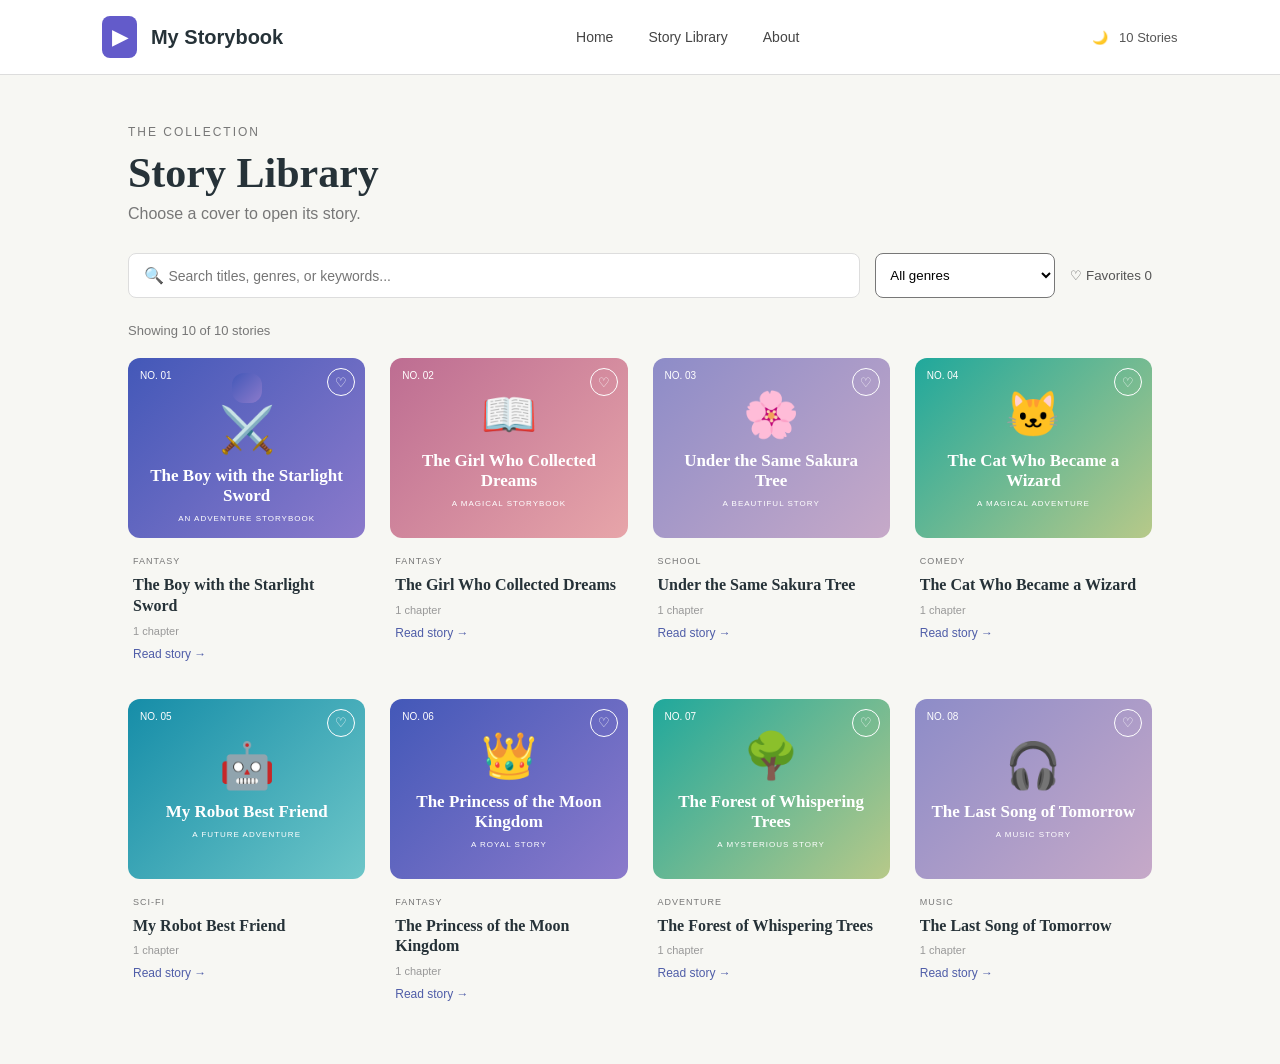
<file: index.html>
<!DOCTYPE html>
<html lang="en">
<head>
    <meta charset="UTF-8">
    <meta name="viewport" content="width=device-width, initial-scale=1.0">

    <title>My Storybook</title>

    <link rel="stylesheet" href="style.css">
</head>

<body>

    <!-- NAVIGATION BAR -->
    <nav class="navbar">

        <div class="logo">
            <span>▶</span>
            My Storybook
        </div>

        <div class="nav-links">
            <a href="#">Home</a>
            <a href="#">Story Library</a>
            <a href="#">About</a>
        </div>

        <div class="stories-count">
            🌙 &nbsp; 10 Stories
        </div>

    </nav>


    <!-- MAIN CONTENT -->
    <main class="container">

        <p class="small-title">THE COLLECTION</p>

        <h1>Story Library</h1>

        <p class="description">
            Choose a cover to open its story.
        </p>


        <!-- SEARCH AND FILTER -->
        <div class="controls">

            <div class="search">
                🔍
                <input 
                    type="text" 
                    placeholder="Search titles, genres, or keywords..."
                >
            </div>

            <select>
                <option>All genres</option>
                <option>Fantasy</option>
                <option>Adventure</option>
                <option>Comedy</option>
                <option>Sci-Fi</option>
                <option>Romance</option>
            </select>

            <button class="favorite-filter">
                ♡ Favorites 0
            </button>

        </div>


        <p class="showing">
            Showing 10 of 10 stories
        </p>


        <!-- STORY CARDS -->
        <div class="story-grid">


            <!-- STORY 1 -->
            <div class="story-card">

                <div class="cover blue">

                    <a href="story1.html" class="cover blue story-cover-link"></a>

                    <span class="number">NO. 01</span>

                    <button class="heart">♡</button>

                    <div class="icon">⚔️</div>

                    <h2>The Boy with the Starlight Sword</h2>

                    <p>AN ADVENTURE STORYBOOK</p>

                </div>

                <div class="story-info">

                    <span class="genre">FANTASY</span>

                    <h3>The Boy with the Starlight Sword</h3>

                    <p>1 chapter</p>

                    <a href="story1.html">Read story →</a>

                </div>

            </div>


            <!-- STORY 2 -->
            <div class="story-card">

                <div class="cover pink">

                    <span class="number">NO. 02</span>

                    <button class="heart">♡</button>

                    <div class="icon">📖</div>

                    <h2>The Girl Who Collected Dreams</h2>

                    <p>A MAGICAL STORYBOOK</p>

                </div>

                <div class="story-info">

                    <span class="genre">FANTASY</span>

                    <h3>The Girl Who Collected Dreams</h3>

                    <p>1 chapter</p>

                    <a href="#">Read story →</a>

                </div>

            </div>


            <!-- STORY 3 -->
            <div class="story-card">

                <div class="cover purple">

                    <span class="number">NO. 03</span>

                    <button class="heart">♡</button>

                    <div class="icon">🌸</div>

                    <h2>Under the Same Sakura Tree</h2>

                    <p>A BEAUTIFUL STORY</p>

                </div>

                <div class="story-info">

                    <span class="genre">SCHOOL</span>

                    <h3>Under the Same Sakura Tree</h3>

                    <p>1 chapter</p>

                    <a href="#">Read story →</a>

                </div>

            </div>


            <!-- STORY 4 -->
            <div class="story-card">

                <div class="cover green">

                    <span class="number">NO. 04</span>

                    <button class="heart">♡</button>

                    <div class="icon">🐱</div>

                    <h2>The Cat Who Became a Wizard</h2>

                    <p>A MAGICAL ADVENTURE</p>

                </div>

                <div class="story-info">

                    <span class="genre">COMEDY</span>

                    <h3>The Cat Who Became a Wizard</h3>

                    <p>1 chapter</p>

                    <a href="#">Read story →</a>

                </div>

            </div>


            <!-- STORY 5 -->
            <div class="story-card">

                <div class="cover cyan">

                    <span class="number">NO. 05</span>

                    <button class="heart">♡</button>

                    <div class="icon">🤖</div>

                    <h2>My Robot Best Friend</h2>

                    <p>A FUTURE ADVENTURE</p>

                </div>

                <div class="story-info">

                    <span class="genre">SCI-FI</span>

                    <h3>My Robot Best Friend</h3>

                    <p>1 chapter</p>

                    <a href="#">Read story →</a>

                </div>

            </div>


            <!-- STORY 6 -->
            <div class="story-card">

                <div class="cover blue">

                    <span class="number">NO. 06</span>

                    <button class="heart">♡</button>

                    <div class="icon">👑</div>

                    <h2>The Princess of the Moon Kingdom</h2>

                    <p>A ROYAL STORY</p>

                </div>

                <div class="story-info">

                    <span class="genre">FANTASY</span>

                    <h3>The Princess of the Moon Kingdom</h3>

                    <p>1 chapter</p>

                    <a href="#">Read story →</a>

                </div>

            </div>


            <!-- STORY 7 -->
            <div class="story-card">

                <div class="cover green">

                    <span class="number">NO. 07</span>

                    <button class="heart">♡</button>

                    <div class="icon">🌳</div>

                    <h2>The Forest of Whispering Trees</h2>

                    <p>A MYSTERIOUS STORY</p>

                </div>

                <div class="story-info">

                    <span class="genre">ADVENTURE</span>

                    <h3>The Forest of Whispering Trees</h3>

                    <p>1 chapter</p>

                    <a href="#">Read story →</a>

                </div>

            </div>


            <!-- STORY 8 -->
            <div class="story-card">

                <div class="cover purple">

                    <span class="number">NO. 08</span>

                    <button class="heart">♡</button>

                    <div class="icon">🎧</div>

                    <h2>The Last Song of Tomorrow</h2>

                    <p>A MUSIC STORY</p>

                </div>

                <div class="story-info">

                    <span class="genre">MUSIC</span>

                    <h3>The Last Song of Tomorrow</h3>

                    <p>1 chapter</p>

                    <a href="#">Read story →</a>

                </div>

            </div>


        </div>

    </main>

</body>
</html>
</file>
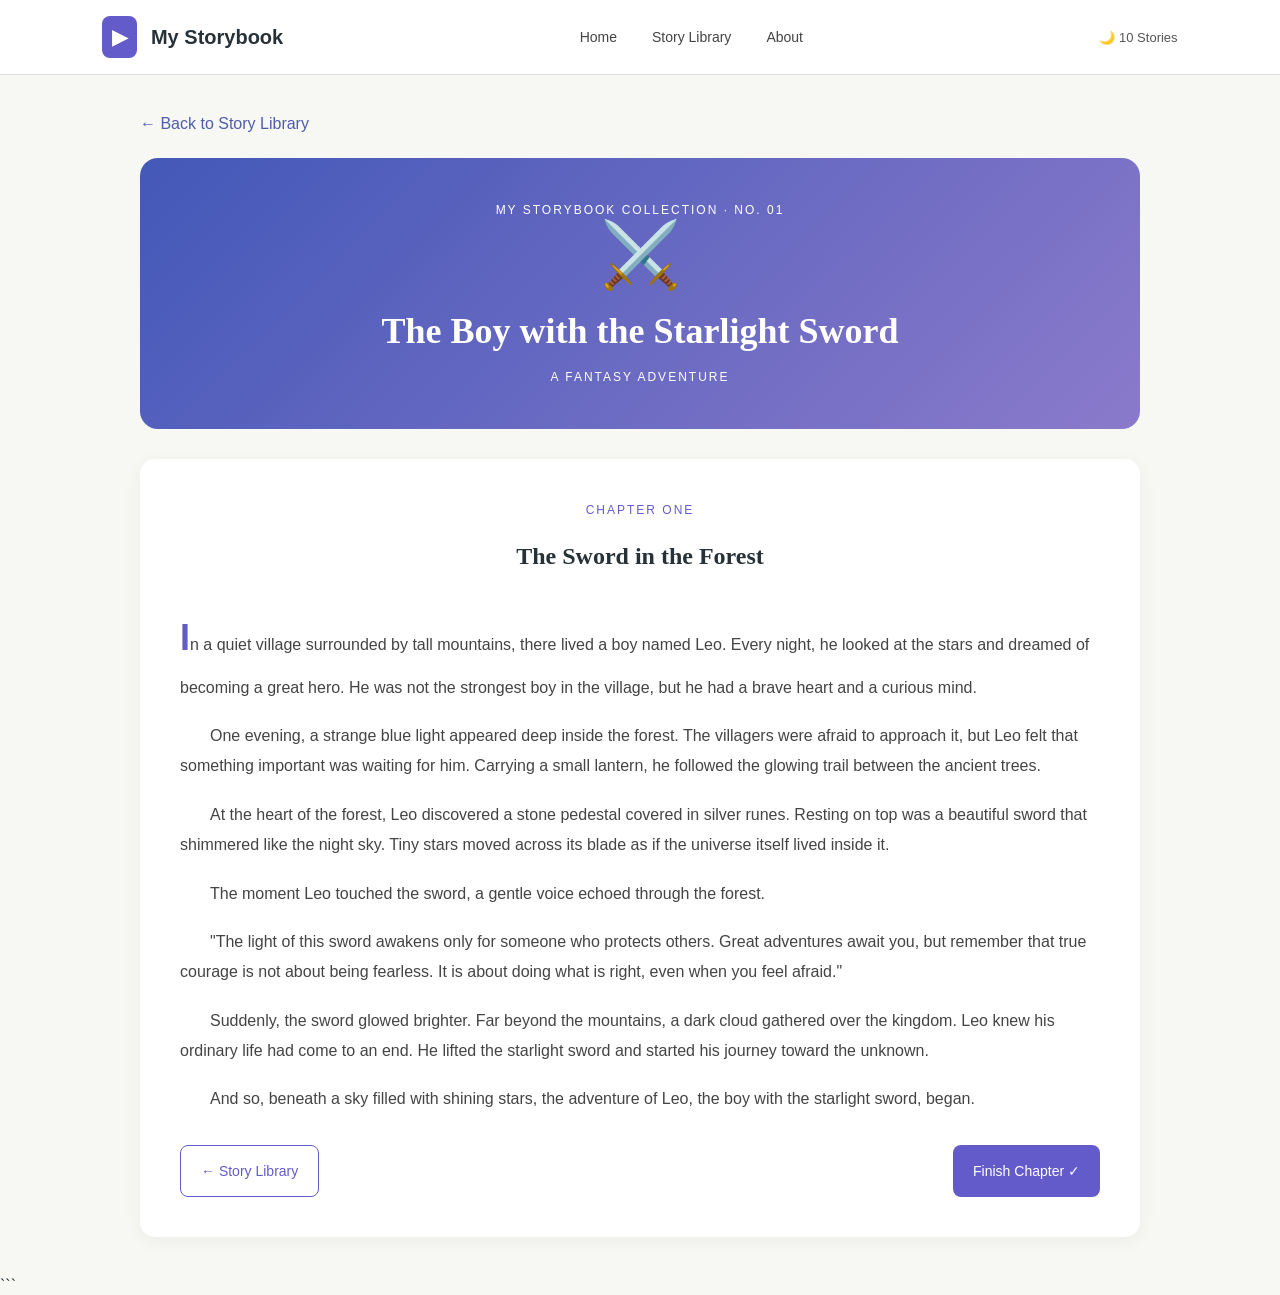
<file: story1.html>
<!DOCTYPE html>
<html lang="en">
<head>
    <meta charset="UTF-8">
    <meta name="viewport" content="width=device-width, initial-scale=1.0">

    <title>The Boy with the Starlight Sword</title>

    <link rel="stylesheet" href="style.css">

    <style>
        .reading-container {
            width: 80%;
            max-width: 1000px;
            margin: 40px auto;
        }

        .back-link {
            display: inline-block;
            margin-bottom: 25px;
            color: #4f5da8;
            text-decoration: none;
        }

        .book-cover {
    width: 100%;
    box-sizing: border-box;
    background: linear-gradient(135deg, #4358b8, #8b7acb);
    color: white;
    border-radius: 18px;
    padding: 45px 25px;
    text-align: center;
    margin-bottom: 30px;
}

        .book-cover .sword-icon {
            font-size: 65px;
            margin-bottom: 15px;
        }

        .book-cover h1 {
    font-family: Georgia, serif;
    font-size: clamp(24px, 4vw, 36px);
    margin: 15px 0;
    max-width: 100%;
    overflow-wrap: break-word;
    line-height: 1.3;
}

        .book-cover p {
            font-size: 12px;
            letter-spacing: 2px;
        }

        .story-content {
            background: white;
            padding: 40px;
            border-radius: 15px;
            line-height: 1.9;
            box-shadow: 0 4px 20px rgba(0, 0, 0, 0.05);
        }

        .chapter-label {
            color: #635bca;
            font-size: 12px;
            letter-spacing: 2px;
            text-align: center;
        }

        .story-content h2 {
            font-family: Georgia, serif;
            text-align: center;
            margin: 12px 0 25px;
        }

        .story-content p {
            margin-bottom: 18px;
            color: #444;
            text-indent: 30px;
        }

        .story-content .opening {
            text-indent: 0;
        }

        .story-content .opening::first-letter {
            font-size: 36px;
            font-weight: bold;
            color: #635bca;
        }

        .story-navigation {
            display: flex;
            justify-content: space-between;
            gap: 15px;
            margin-top: 30px;
        }

        .story-button {
            display: inline-block;
            padding: 12px 20px;
            border-radius: 8px;
            text-decoration: none;
            font-size: 14px;
            cursor: pointer;
            border: none;
        }

        .primary-button {
            background: #635bca;
            color: white;
        }

        .secondary-button {
            background: white;
            color: #635bca;
            border: 1px solid #635bca;
        }

        .story-button:hover {
            opacity: 0.85;
        }

        @media (max-width: 600px) {
            .reading-container {
                width: 92%;
            }

            .book-cover h1 {
                font-size: 27px;
            }

            .story-content {
                padding: 25px 20px;
            }

            .story-navigation {
                flex-direction: column;
            }

            .story-button {
                text-align: center;
            }
        }
    </style>
</head>

<body>

    <!-- NAVIGATION BAR -->
    <nav class="navbar">

        <div class="logo">
            <span>▶</span>
            My Storybook
        </div>

        <div class="nav-links">
            <a href="index.html">Home</a>
            <a href="index.html">Story Library</a>
            <a href="index.html#about">About</a>
        </div>

        <div class="stories-count">
            🌙 10 Stories
        </div>

    </nav>

    <!-- STORY READING PAGE -->
    <main class="reading-container">

        <a href="index.html" class="back-link">
            ← Back to Story Library
        </a>

        <!-- BOOK COVER -->
        <section class="book-cover">

            <p>MY STORYBOOK COLLECTION · NO. 01</p>

            <div class="sword-icon">⚔️</div>

            <h1>The Boy with the Starlight Sword</h1>

            <p>A FANTASY ADVENTURE</p>

        </section>

        <!-- STORY CONTENT -->
        <article class="story-content">

            <div class="chapter-label">CHAPTER ONE</div>

            <h2>The Sword in the Forest</h2>

            <p class="opening">
                In a quiet village surrounded by tall mountains, there
                lived a boy named Leo. Every night, he looked at the
                stars and dreamed of becoming a great hero. He was not
                the strongest boy in the village, but he had a brave
                heart and a curious mind.
            </p>

            <p>
                One evening, a strange blue light appeared deep inside
                the forest. The villagers were afraid to approach it,
                but Leo felt that something important was waiting
                for him. Carrying a small lantern, he followed the
                glowing trail between the ancient trees.
            </p>

            <p>
                At the heart of the forest, Leo discovered a stone
                pedestal covered in silver runes. Resting on top was
                a beautiful sword that shimmered like the night sky.
                Tiny stars moved across its blade as if the universe
                itself lived inside it.
            </p>

            <p>
                The moment Leo touched the sword, a gentle voice
                echoed through the forest.
            </p>

            <p>
                "The light of this sword awakens only for someone
                who protects others. Great adventures await you,
                but remember that true courage is not about being
                fearless. It is about doing what is right, even
                when you feel afraid."
            </p>

            <p>
                Suddenly, the sword glowed brighter. Far beyond the
                mountains, a dark cloud gathered over the kingdom.
                Leo knew his ordinary life had come to an end.
                He lifted the starlight sword and started his journey
                toward the unknown.
            </p>

            <p>
                And so, beneath a sky filled with shining stars,
                the adventure of Leo, the boy with the starlight
                sword, began.
            </p>

            <div class="story-navigation">

                <a href="index.html"
                   class="story-button secondary-button">
                    ← Story Library
                </a>

                <button
                    class="story-button primary-button"
                    onclick="alert('You have finished Chapter One! More chapters coming soon.')">
                    Finish Chapter ✓
                </button>

            </div>

        </article>

    </main>

</body>
</html>
```
</file>
<file: style.css>
* {
    margin: 0;
    padding: 0;
    box-sizing: border-box;
}

body {
    background: #f7f7f3;
    font-family: Arial, sans-serif;
    color: #263238;
}


/* NAVIGATION */

.navbar {
    width: 100%;
    height: 75px;

    background: white;

    display: flex;
    align-items: center;
    justify-content: space-between;

    padding: 0 8%;

    border-bottom: 1px solid #ddd;
}

.logo {
    font-size: 20px;
    font-weight: bold;
}

.logo span {
    background: #635bca;
    color: white;

    padding: 10px;
    border-radius: 8px;

    margin-right: 8px;
}

.nav-links {
    display: flex;
    gap: 35px;
}

.nav-links a {
    text-decoration: none;
    color: #444;
    font-size: 14px;
}

.nav-links a:hover {
    color: #635bca;
}

.stories-count {
    font-size: 13px;
    color: #555;
}


/* MAIN CONTAINER */

.container {
    width: 80%;
    margin: 50px auto;
}


/* HEADER */

.small-title {
    font-size: 12px;
    letter-spacing: 2px;
    color: #777;
}

h1 {
    font-family: Georgia, serif;
    font-size: 42px;
    margin-top: 10px;
}

.description {
    color: #777;
    margin-top: 8px;
}


/* CONTROLS */

.controls {
    display: flex;
    gap: 15px;

    margin-top: 30px;
    margin-bottom: 25px;
}

.search {
    flex: 1;

    background: white;

    border: 1px solid #ddd;
    border-radius: 8px;

    padding: 12px 15px;
}

.search input {
    border: none;
    outline: none;

    width: 90%;

    font-size: 14px;
}

select {
    width: 180px;

    border: 1px solid #777;
    border-radius: 8px;

    padding: 10px;

    background: white;
}

.favorite-filter {
    border: none;
    background: none;

    cursor: pointer;

    color: #555;
}


/* STORY COUNT */

.showing {
    font-size: 13px;
    color: #777;

    margin-bottom: 20px;
}


/* STORY GRID */

.story-grid {
    display: grid;

    grid-template-columns: repeat(4, 1fr);

    gap: 25px;
}


/* STORY CARD */

.story-card {
    background: transparent;

    transition: 0.3s;
}

.story-card:hover {
    transform: translateY(-5px);
}


/* COVER */

.cover {
    height: 180px;

    border-radius: 12px;

    padding: 15px;

    position: relative;

    display: flex;
    flex-direction: column;

    justify-content: center;
    align-items: center;

    text-align: center;

    color: white;

    overflow: hidden;
}


/* COLORS */

.blue {
    background: linear-gradient(135deg, #4358b8, #8b7acb);
}

.pink {
    background: linear-gradient(135deg, #bd6d92, #e7a5a9);
}

.purple {
    background: linear-gradient(135deg, #8d8cc8, #c6a9c8);
}

.green {
    background: linear-gradient(135deg, #20a89c, #b7c989);
}

.cyan {
    background: linear-gradient(135deg, #168da8, #6dc6c8);
}


/* CARD NUMBER */

.number {
    position: absolute;

    top: 12px;
    left: 12px;

    font-size: 10px;
}


/* HEART */

.heart {
    position: absolute;

    top: 10px;
    right: 10px;

    border: 1px solid white;

    background: transparent;

    color: white;

    width: 28px;
    height: 28px;

    border-radius: 50%;

    cursor: pointer;
}


/* ICON */

.icon {
    font-size: 45px;

    margin-bottom: 10px;
}

.cover h2 {
    font-family: Georgia, serif;

    font-size: 17px;

    max-width: 220px;
}

.cover p {
    font-size: 8px;

    letter-spacing: 1px;

    margin-top: 8px;
}


/* STORY INFORMATION */

.story-info {
    padding: 12px 5px;
}

.genre {
    font-size: 9px;

    letter-spacing: 1px;

    color: #777;
}

.story-info h3 {
    font-family: Georgia, serif;

    font-size: 16px;

    margin-top: 7px;

    line-height: 1.3;
}

.story-info p {
    font-size: 11px;

    color: #999;

    margin-top: 8px;
}

.story-info a {
    display: inline-block;

    margin-top: 10px;

    text-decoration: none;

    color: #4f5da8;

    font-size: 12px;
}


/* RESPONSIVE */

@media (max-width: 1000px) {

    .story-grid {
        grid-template-columns: repeat(3, 1fr);
    }

}

@media (max-width: 750px) {

    .story-grid {
        grid-template-columns: repeat(2, 1fr);
    }

    .nav-links {
        display: none;
    }

    .controls {
        flex-direction: column;
    }

    select {
        width: 100%;
    }

}

@media (max-width: 500px) {

    .story-grid {
        grid-template-columns: 1fr;
    }

    .container {
        width: 90%;
    }

}
</file>
